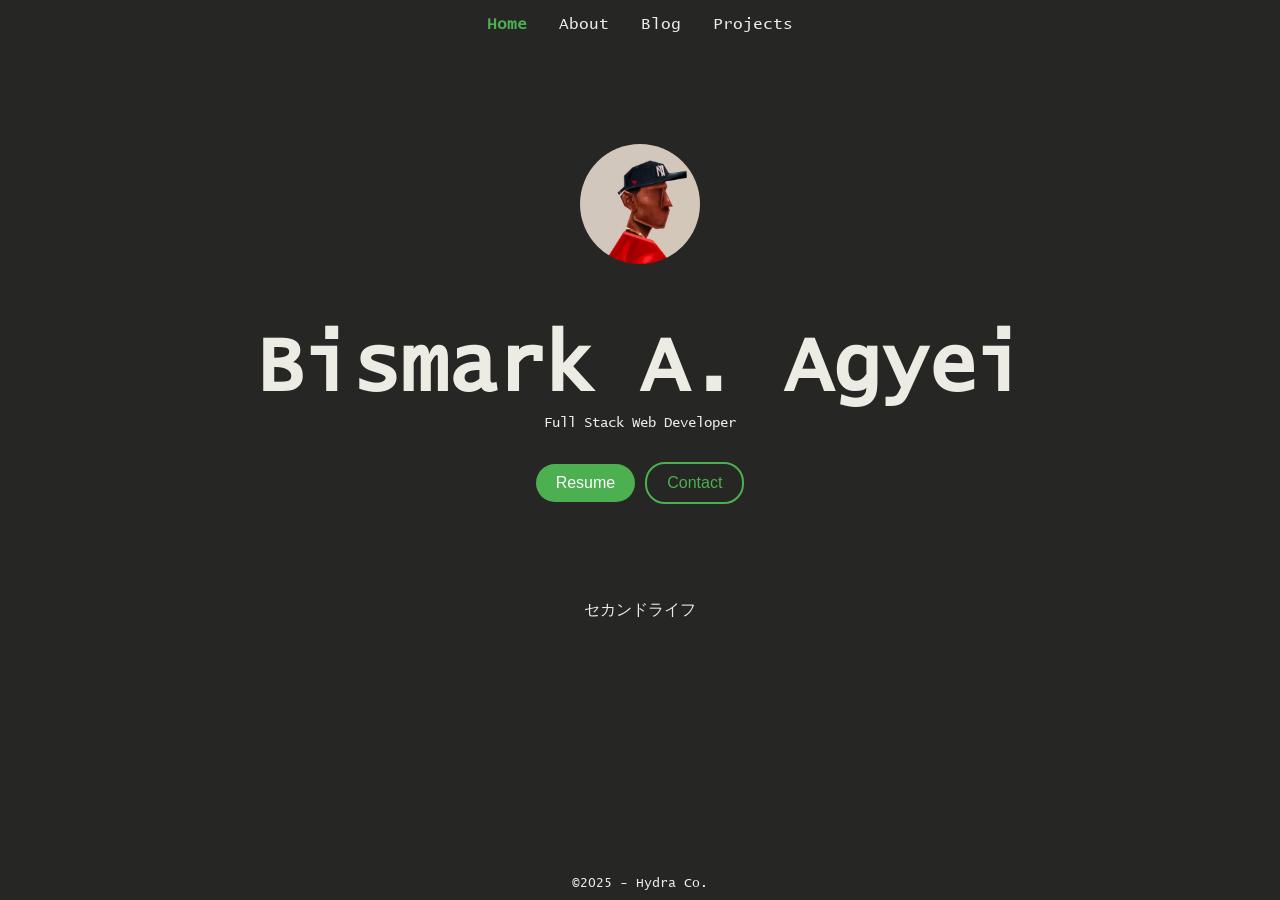
<file: index.html>
<!DOCTYPE html>
<html lang="en">
<head>
    <meta charset="UTF-8">
    <meta name="viewport" content="width=device-width, initial-scale=1.0">
    <link rel="stylesheet" href="css/main.css">
    <script src="js/main.js"></script>
    <link rel="icon" type="image/png" href="img/hydra.png">
    <title>Home: Bismark Agyei</title>
</head>
<body>
    <header class="header">
        <nav>
            <a class="nav_link active" href="index.html">Home</a>
            <a class="nav_link" href="about.html">About</a>
            <a class="nav_link" href="blog.html">Blog</a>
            <a class="nav_link" href="projects.html">Projects</a>
        </nav>
    </header>
    <figure class="parent">
        <img src="img/hoodie_cap.jpg" alt="profile_pic" class="profile_pic">
    </figure>
    <article class="artico">
        <h1 class="name">Bismark A. Agyei</h1>
        <p class="title">Full Stack Web Developer</p>
        <div class="btn-containter">
            <a href="assets/Bismark_Agyei_Gen._CV.pdf" target="_blank">
                <button class="btn-1">
                Resume
            </button>
            </a>
            <a href="/about.html#contact">
                <button class="btn-2">
                Contact
            </button>
            </a>
        </div>
        <a href="#" onclick="checkRiddle()" class="hide">セカンドライフ</a>
    </article>
    
    <footer>
        <p>©2025 - Hydra Co.</p>
    </footer>
    <script src="js/riddle.js"></script>
</body>
</html>
</file>
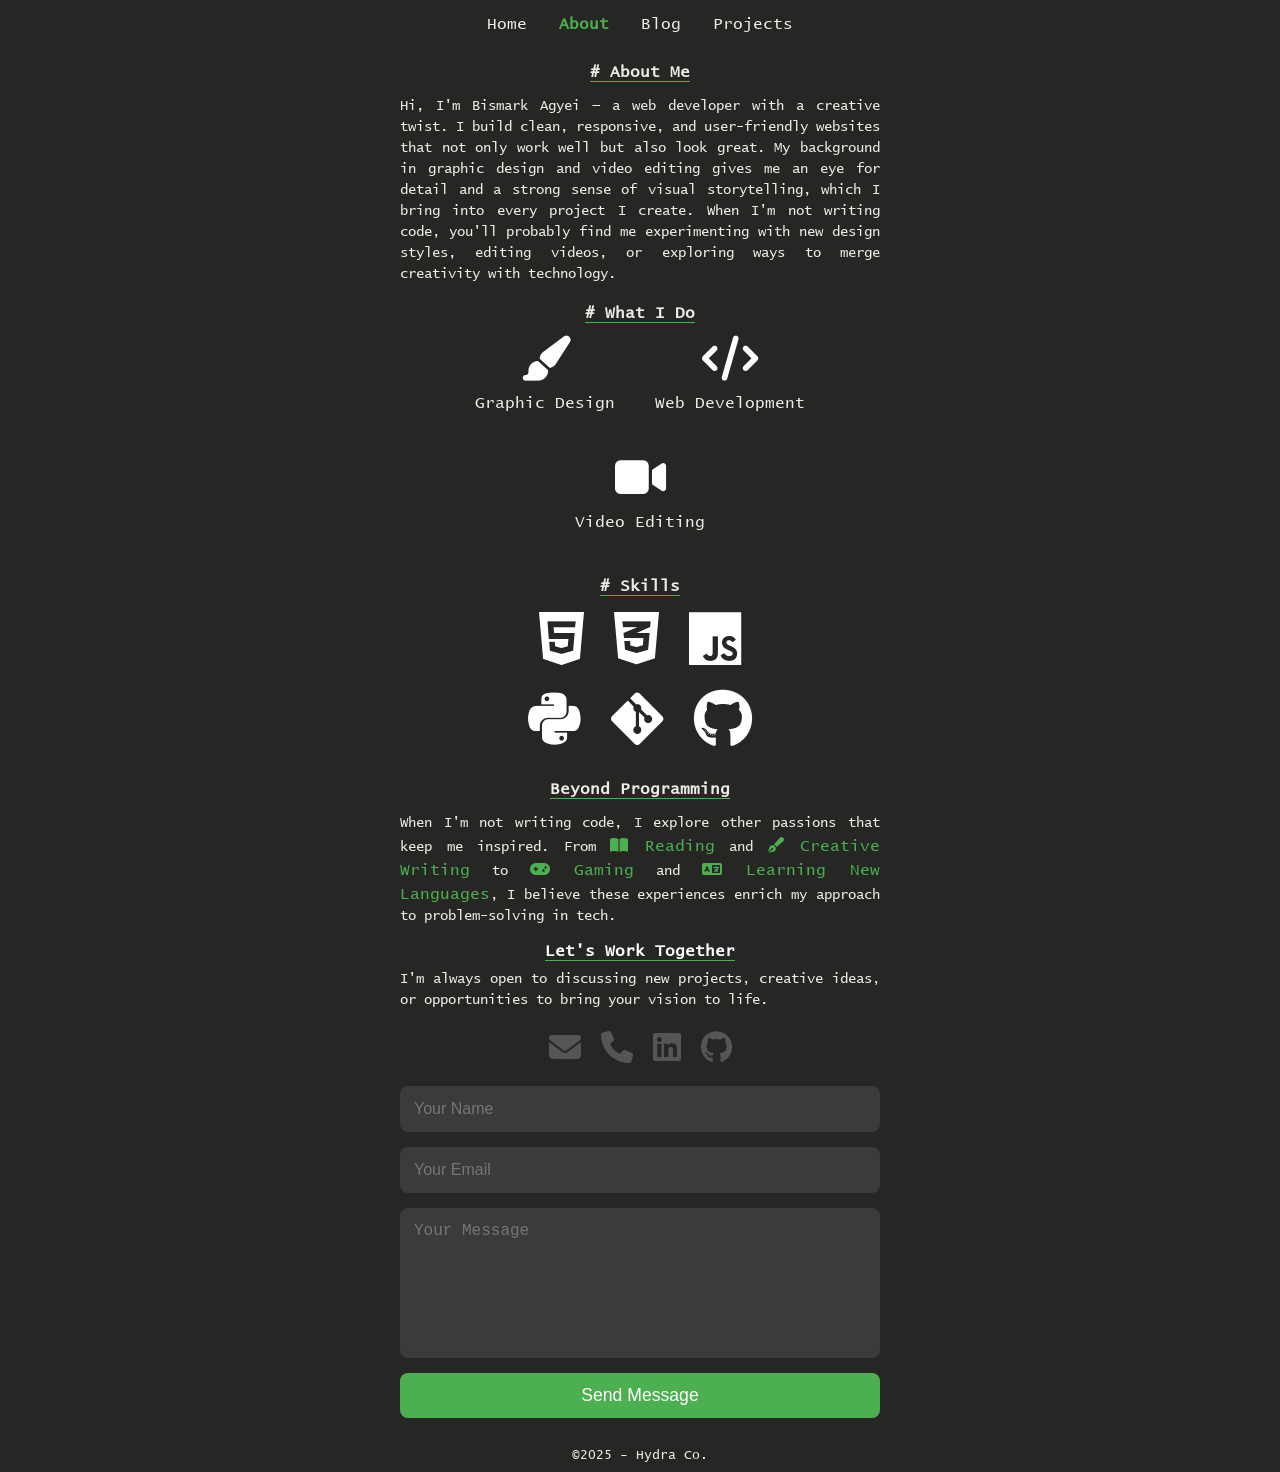
<file: about.html>
<!DOCTYPE html>
<html lang="en">
<head>
    <meta charset="UTF-8">
    <meta name="viewport" content="width=device-width, initial-scale=1.0">
    <link rel="stylesheet" href="https://cdnjs.cloudflare.com/ajax/libs/font-awesome/6.5.2/css/all.min.css">
    <link rel="stylesheet" href="css/about.css">
    <link rel="icon" type="image/png" href="img/hydra.png">
    <title>About: Bismark Agyei</title>
    <script src="js/main.js"></script>
</head>
<body>
    <header class="header">
        <nav>
            <a class="nav_link" href="index.html">Home</a>
            <a class="nav_link active" href="about.html">About</a>
            <a class="nav_link" href="blog.html">Blog</a>
            <a class="nav_link" href="projects.html">Projects</a>
        </nav>
    </header>
    <article>
        <h1># About Me</h1>
        <!-- <figure>
            <img class="kaizoku" src="img/kaizoku.png" alt="">
        </figure> -->
        <section class="about">
        <p class="about_me">
            <!-- This is the story of me, the guy who was able to skin lions alive. The defeater of the defeatist mentality.
            I am the one who was killed but came back to live and then never died again. In the beginning, there was I and no one else, until I got bored and brought everything forth into existence. You see me when you look at your brother. 
            Stare at me when you look into the sun. If there is no Sun, then there is no me. I am the Luminious DARKNESS. KALI. Hydra. -->
            Hi, I'm Bismark Agyei — a web developer with a creative twist. I build clean, responsive, and user-friendly websites that not only work well but also look great. My background in graphic design and video editing gives me an eye for detail and a strong sense of visual storytelling, which I bring into every project I create.
            When I'm not writing code, you'll probably find me experimenting with new design styles, editing videos, or exploring ways to merge creativity with technology.
        </p>
        </section>
        <section class="things_i_do">
            <section class="services">
                <h2> # What I Do</h2>
                <div class="service-icons">
                    <div class="service-item">
                    <i class="fa-solid fa-paintbrush" title="Graphic Design"></i>
                    <p>Graphic Design</p>
                    </div>
                    <div class="service-item">
                    <i class="fa-solid fa-code" title="Web Development"></i>
                    <p>Web Development</p>
                    </div>
                    <div class="service-item">
                    <i class="fa-solid fa-video" title="Video Editing"></i>
                    <p>Video Editing</p>
                    </div>
                </div>
            </section>
        </section>
        <h2 class="skillo"># Skills</h2>
        <section class="skills">
            <div class="skill-icons">
                <div class="row">
                    <i class="fa-brands fa-html5" title="HTML5"></i>
                    <i class="fa-brands fa-css3-alt" title="CSS3"></i>
                    <i class="fa-brands fa-js" title="JavaScript"></i>
                </div>
                <div class="row">
                    <i class="fa-brands fa-python" title="Python"></i>
                    <i class="fa-brands fa-git-alt" title="Git"></i>
                    <i class="fa-brands fa-github" title="Github"></i>
                </div>
            </div>
        </section>
        <section id="beyond-programming">
            <h2>Beyond Programming</h2>
            <p>
                When I'm not writing code, I explore other passions that keep me inspired.
                From <span class="hobby"><i class="fa-solid fa-book-open"></i> Reading</span> 
                and <span class="hobby"><i class="fa-solid fa-pen-fancy"></i> Creative Writing</span> 
                to <span class="hobby"><i class="fa-solid fa-gamepad"></i> Gaming</span> 
                and <span class="hobby"><i class="fa-solid fa-language"></i> Learning New Languages</span>,
                I believe these experiences enrich my approach to problem-solving in tech.
            </p>
            <div class="beyond-row">
            </div>
        </section>
        <section id="contact">
            <h2>Let's Work Together</h2>
            <p>I'm always open to discussing new projects, creative ideas, or opportunities to bring your vision to life.</p>
            
            <div class="contact-links">
                <a href="mailto:iambismark38@gmail.com"><i class="fa-solid fa-envelope"></i></a>
                <a href="tel:+233551283848"><i class="fa-solid fa-phone"></i></a>
                <a href="https://linkedin.com/in/bismark-agyei/" target="_blank"><i class="fa-brands fa-linkedin"></i></a>
                <a href="https://github.com/kofimuad" target="_blank"><i class="fa-brands fa-github"></i></a>
            </div>
            
            <form action="https://formspree.io/f/xjkonbqq" method="POST">
                <input type="text" name="name" placeholder="Your Name" required>
                <input type="email" name="_replyto" placeholder="Your Email" required>
                <textarea name="message" placeholder="Your Message" required></textarea>
                <button type="submit">Send Message</button>
            </form>

            <p class="closing-line">Let's create something amazing together 🚀</p>
        </section>
    </article>
    <footer>
        <p>©2025 - Hydra Co.</p>
    </footer>
</body>
</html>
</file>
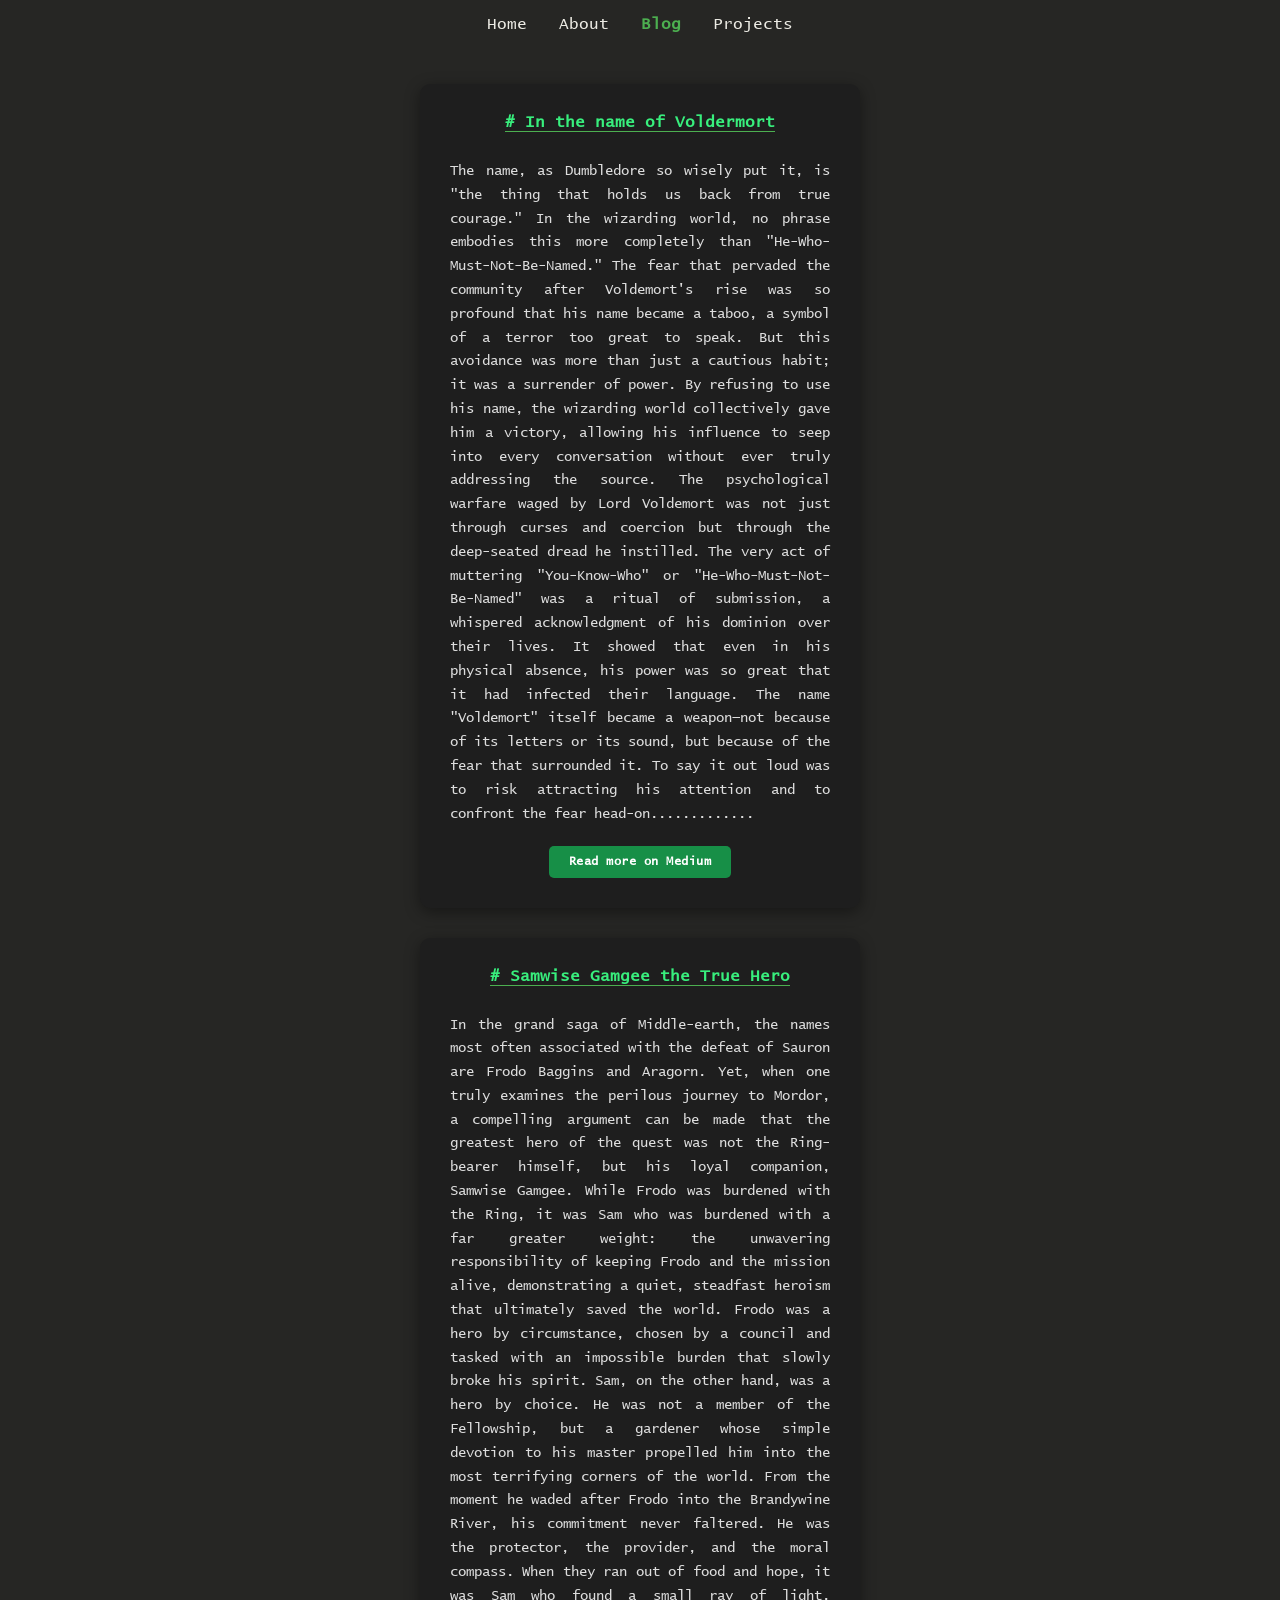
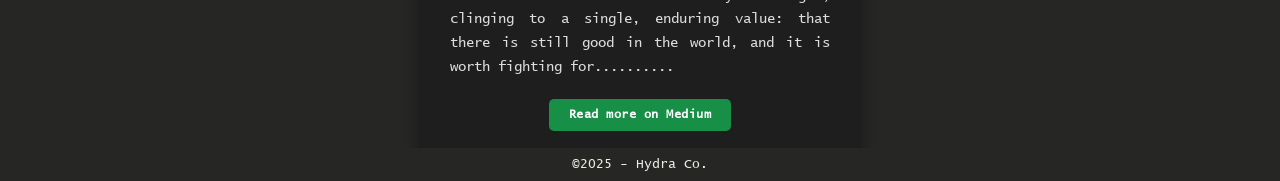
<file: blog.html>
<!DOCTYPE html>
<html lang="en">
<head>
    <meta charset="UTF-8">
    <meta name="viewport" content="width=device-width, initial-scale=1.0">
    <link rel="stylesheet" href="css/about.css">
    <link rel="stylesheet" href="css/blog.css">
    <link rel="icon" type="image/png" href="img/hydra.png">
    <title>Blog: Bismark Agyei</title>
</head>
<body class="blog-page">
    <header class="header">
        <nav>
            <a class="nav_link" href="index.html">Home</a>
            <a class="nav_link" href="about.html">About</a>
            <a class="nav_link active" href="blog.html">Blog</a>
            <a class="nav_link" href="projects.html">Projects</a>
        </nav>
    </header>
    <article>
        <div class="blog-post">
            <h2># In the name of Voldermort</h2>
        <p>
            The name, as Dumbledore so wisely put it, is "the thing that holds us back from true courage." In the wizarding world, no phrase embodies this more completely than "He-Who-Must-Not-Be-Named." The fear that pervaded the community after Voldemort's rise was so profound that his name became a taboo, a symbol of a terror too great to speak. But this avoidance was more than just a cautious habit; it was a surrender of power. By refusing to use his name, the wizarding world collectively gave him a victory, allowing his influence to seep into every conversation without ever truly addressing the source.

            The psychological warfare waged by Lord Voldemort was not just through curses and coercion but through the deep-seated dread he instilled. The very act of muttering "You-Know-Who" or "He-Who-Must-Not-Be-Named" was a ritual of submission, a whispered acknowledgment of his dominion over their lives. It showed that even in his physical absence, his power was so great that it had infected their language. The name "Voldemort" itself became a weapon—not because of its letters or its sound, but because of the fear that surrounded it. To say it out loud was to risk attracting his attention and to confront the fear head-on.............

            <!-- This is why the boldest characters in the series, from Harry Potter to Albus Dumbledore, insisted on saying his name. Their courage wasn't just in the act of fighting; it was in the simple, defiant utterance of "Voldemort." It was a rejection of the fear that had paralyzed so many. By speaking his name, they stripped it of its power and transformed it from a whispered threat into a symbol of the very evil they were fighting to defeat. They understood that you cannot defeat an enemy you are too afraid to even name. The first step in confronting the darkness is to bring it out of the shadows and into the light. -->
        </p>
        <a href="https://medium.com/@kofimuad" target="_blank" class="read-more-btn">Read more on Medium</a>
        </div>
        <div class="blog-post">
            <h2># Samwise Gamgee the True Hero</h2>
        <p>
            In the grand saga of Middle-earth, the names most often associated with the defeat of Sauron are Frodo Baggins and Aragorn. Yet, when one truly examines the perilous journey to Mordor, a compelling argument can be made that the greatest hero of the quest was not the Ring-bearer himself, but his loyal companion, Samwise Gamgee. While Frodo was burdened with the Ring, it was Sam who was burdened with a far greater weight: the unwavering responsibility of keeping Frodo and the mission alive, demonstrating a quiet, steadfast heroism that ultimately saved the world.

            Frodo was a hero by circumstance, chosen by a council and tasked with an impossible burden that slowly broke his spirit. Sam, on the other hand, was a hero by choice. He was not a member of the Fellowship, but a gardener whose simple devotion to his master propelled him into the most terrifying corners of the world. From the moment he waded after Frodo into the Brandywine River, his commitment never faltered. He was the protector, the provider, and the moral compass. When they ran out of food and hope, it was Sam who found a small ray of light, clinging to a single, enduring value: that there is still good in the world, and it is worth fighting for..........

            <!-- The truest test of character is not in the beginning of the journey, but at its end. In the volcanic heart of Mount Doom, the Ring's power became absolute, and Frodo's will finally shattered. He gave up, claiming the Ring for himself. It was in this pivotal moment that Sam's true heroism shone. He had carried the physical weight of Frodo's body up the mountain, and now he bore the moral weight of the quest. It was his desperate, final plea that pushed Frodo to the edge of the crack of doom, and it was his presence that allowed for the Ring's ultimate destruction. Frodo may have been the one who was meant to be there, but it was Sam who ensured the mission's completion.

            Ultimately, Frodo's courage was a fleeting force, but Sam's was a constant, powerful presence that carried them both to the end. His journey is a testament to the idea that self-sacrifice and loyalty can be a more profound form of bravery than any grand, predestined destiny. Samwise Gamgee, the humble gardener, was the light that guided the Ring-bearer through the darkest of shadows, proving himself to be not just a companion, but the true hero of the epic quest. -->
        </p>
        <a href="https://medium.com/@kofimuad" target="_blank" class="read-more-btn">Read more on Medium</a>
        </div>
    </article>
</body>
<footer>
        <p>©2025 - Hydra Co.</p>
    </footer>
</html>
</file>
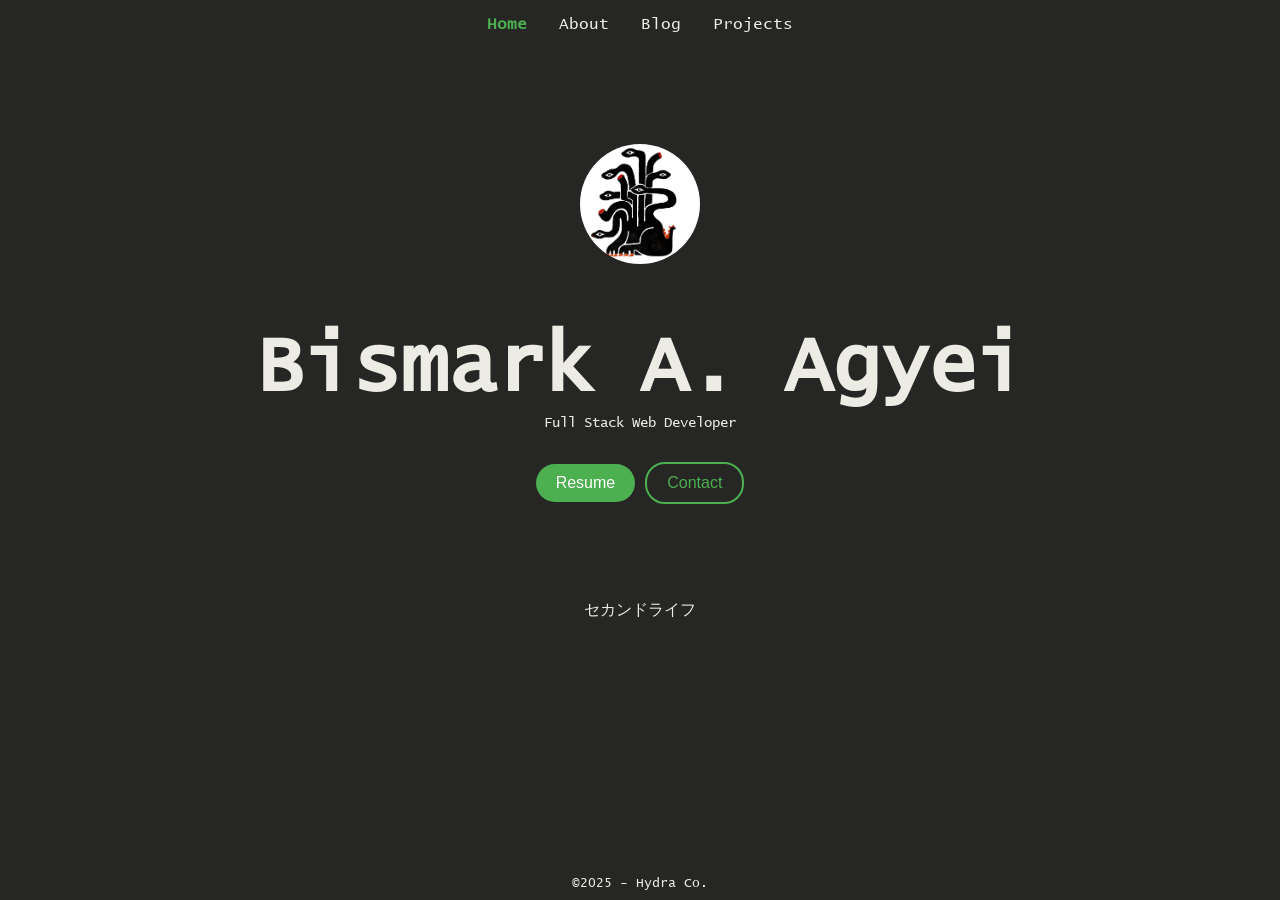
<file: main.html>
<!DOCTYPE html>
<html lang="en">
<head>
    <meta charset="UTF-8">
    <meta name="viewport" content="width=device-width, initial-scale=1.0">
    <link rel="stylesheet" href="css/main.css">
    <script src="js/main.js"></script>
    <link rel="icon" type="image/png" href="img/hydra.png">
    <title>Portfolio - Home: Bismark A. Agyei</title>
</head>
<body>
    <header class="header">
        <nav>
            <a class="nav_link active" href="main.html">Home</a>
            <a class="nav_link" href="about.html">About</a>
            <a class="nav_link" href="blog.html">Blog</a>
            <a class="nav_link" href="projects.html">Projects</a>
        </nav>
    </header>
    <figure class="parent">
        <img src="img/profile_again-alt2.png" alt="profile_pic" class="profile_pic">
    </figure>
    <article class="artico">
        <h1 class="name">Bismark A. Agyei</h1>
        <p class="title">Full Stack Web Developer</p>
        <div class="btn-containter">
            <a href="assets/Bismark_Agyei_Gen._CV.pdf" target="_blank">
                <button class="btn-1">
                Resume
            </button>
            </a>
            <a href="/about.html#contact">
                <button class="btn-2">
                Contact
            </button>
            </a>
        </div>
        <a href="#" onclick="checkRiddle()" class="hide">セカンドライフ</a>
    </article>

    <footer>
        <p>©2025 - Hydra Co.</p>
    </footer>
    <script src="js/riddle.js"></script>
</body>
</html>
</file>
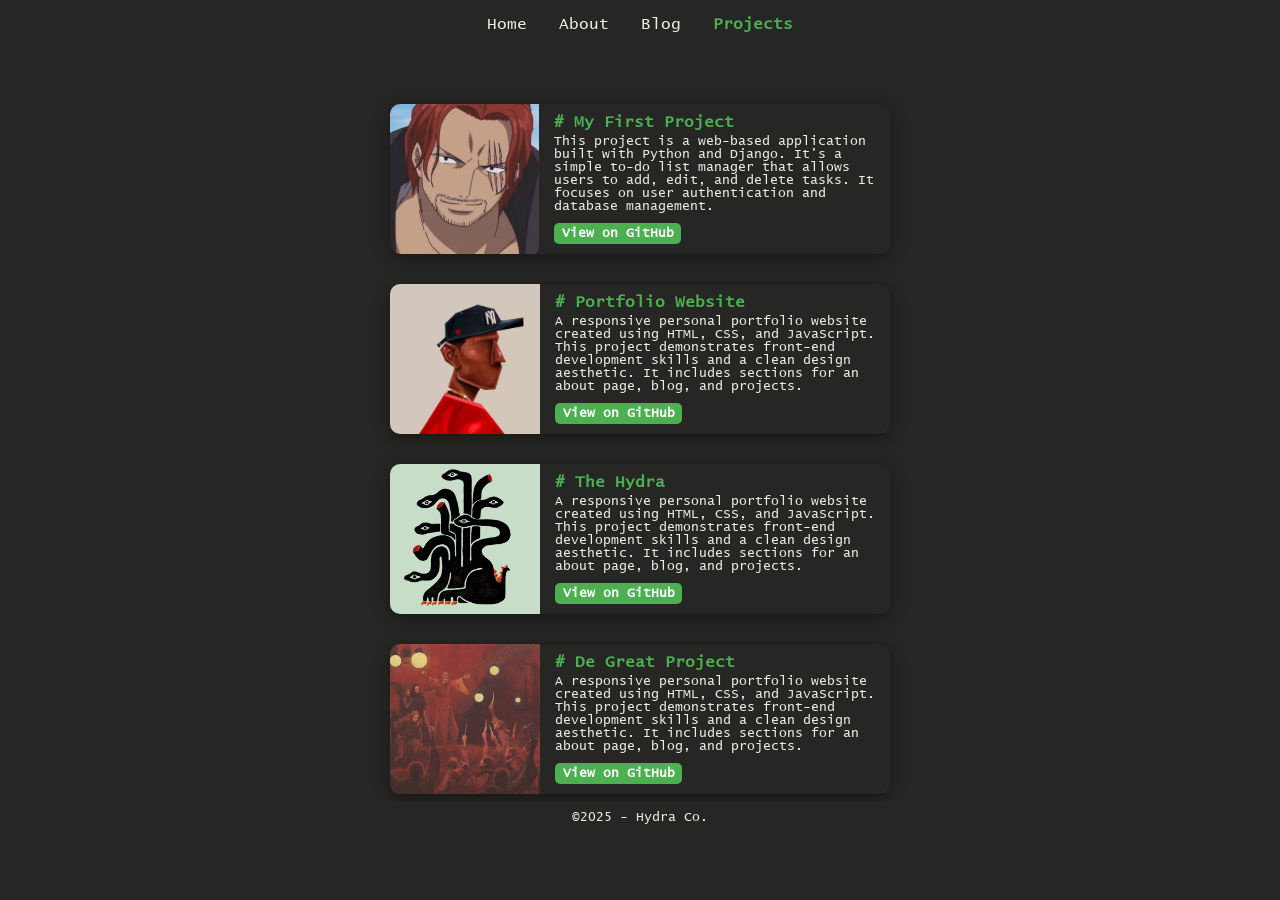
<file: projects.html>
<!DOCTYPE html>
<html lang="en">
<head>
    <meta charset="UTF-8">
    <meta name="viewport" content="width=device-width, initial-scale=1.0">
    <link rel="stylesheet" href="css/about.css">
    <link rel="stylesheet" href="css/projects.css">
    <link rel="icon" type="image/png" href="img/hydra.png">
    <title>Projects: Bismark Agyei</title>
</head>
<body>
    <header class="header">
        <nav>
            <a class="nav_link" href="index.html">Home</a>
            <a class="nav_link" href="about.html">About</a>
            <a class="nav_link" href="blog.html">Blog</a>
            <a class="nav_link active" href="projects.html">Projects</a>
        </nav>
    </header>
    <main class="projects-container">
        <div class="project-bubble">
            <img src="img/kaizoku.png" alt="Project 1 Image" class="project-image">
            <div class="project-content">
                <h3># My First Project</h3>
                <p>This project is a web-based application built with Python and Django. It's a simple to-do list manager that allows users to add, edit, and delete tasks. It focuses on user authentication and database management.</p>
                <a href="https://github.com/your-github-username/my-first-project" class="github-link">
                    View on GitHub
                </a>
            </div>
        </div>

        <div class="project-bubble">
            <img src="img/hoodie_cap.jpg" alt="Project 2 Image" class="project-image">
            <div class="project-content">
                <h3># Portfolio Website</h3>
                <p>A responsive personal portfolio website created using HTML, CSS, and JavaScript. This project demonstrates front-end development skills and a clean design aesthetic. It includes sections for an about page, blog, and projects.</p>
                <a href="https://github.com/your-github-username/portfolio-website" class="github-link">
                    View on GitHub
                </a>
            </div>
        </div>

        <div class="project-bubble">
            <img src="img/profile_again-alt.png" alt="Project 2 Image" class="project-image">
            <div class="project-content">
                <h3># The Hydra</h3>
                <p>A responsive personal portfolio website created using HTML, CSS, and JavaScript. This project demonstrates front-end development skills and a clean design aesthetic. It includes sections for an about page, blog, and projects.</p>
                <a href="https://github.com/your-github-username/portfolio-website" class="github-link">
                    View on GitHub
                </a>
            </div>
        </div>
        <div class="project-bubble">
            <img src="img/one_project.jpg" alt="Project 2 Image" class="project-image">
            <div class="project-content">
                <h3># De Great Project</h3>
                <p>A responsive personal portfolio website created using HTML, CSS, and JavaScript. This project demonstrates front-end development skills and a clean design aesthetic. It includes sections for an about page, blog, and projects.</p>
                <a href="https://github.com/your-github-username/portfolio-website" class="github-link">
                    View on GitHub
                </a>
            </div>
        </div>
        </main>
        <footer>
            <p>©2025 - Hydra Co.</p>
        </footer>
</body>
</html>
</file>
<file: css/main.css>
/* Reset & Base Styles */
* {
    margin: 0;
    padding: 0;
    box-sizing: border-box;
}

@font-face {
    font-family: 'Lucida';
    src: url('../assets/lucida-console/lucon.ttf') format('truetype');
}

html, body {
  margin: 0;
  padding: 0;
  /* height: 100%; */
  background-color: #262624; /* dark background to match your site */
}

body {
    background-color: #262624;
    font-family: 'Lucida', sans-serif;
    color: #ECEBE4;
}

/* Navigation */
nav {
    margin-top: 1rem;
    display: flex;
    justify-content: center;
    gap: 2rem;
    margin-bottom: 2rem;
}

nav a {
    position: relative;
    text-decoration: none;
    color: inherit;
    font-weight: 500;
    color: #ECEBE4;
}

nav a.active {
  color: #4CAF50; /* active page */
  font-weight: bold; /* optional */
}

nav a::after {
  content: "";
  position: absolute;
  left: 50%;                /* Start from the middle */
  bottom: 0;
  width: 0;
  height: 2px;
  background-color: #4CAF50;
  transition: all 0.3s ease;
  transform: translateX(-50%);
}

nav a:hover::after {
  width: 100%;              /* Expand to full width */
}

/* nav a:hover {
    text-decoration: underline;
} */

.parent {
    display: flex;
    justify-content: center;
}

/* Profile Section */
.profile_pic {
    width: 120px;
    height: 120px;
    border-radius: 50%;
    object-position: 90% 10%;
    object-fit: cover;
    margin-top: 5rem;
    margin-bottom: 3rem;
}

.artico {
    margin-top: 1rem;
    display: flex;
    align-items: center;
    flex-direction: column;
}

a {
  text-decoration: none;
}

footer {
    position: absolute;
    bottom: 0;
    left: 0;
    width: 100%;
    background: #262624;
    color: #ECEBE4;
    text-align: center;
    font-size: 13px;
    padding: 10px;
}

.hide {
    position: relative;
    text-decoration: none;
    margin-top: 6rem;
    color: #ECEBE4;
}

.hide::after {
  content: "";
  position: absolute;
  left: 50%;
  top: 50%;              /* Position vertically middle */
  width: 0;
  height: 2px;           /* Thickness of the strike line */
  background-color: #4CAF50;
  transform: translate(-50%, -50%);
  transition: width 0.3s ease;
}

.hide:hover::after {
  width: 100%;
}

/* .hide:hover {
    text-decoration: line-through;
} */

.name {
    font-size: 5rem;
    margin-bottom: 0.5rem;
}

.title {
    margin-bottom: 2rem;
    font-size: 0.85rem;
}

.btn-1 {
  background-color: #4CAF50;   
  color: white;         
  padding: 10px 20px;
  border: none;  
  border-radius: 20px;
  cursor: pointer;
  font-size: 16px;
  transition: background-color 0.3s ease;
}

.btn-1:hover {
  background-color: #125202;
}

.btn-2 {
  background-color: transparent;
  color: #4CAF50;
  padding: 10px 20px;
  border: 2px solid #4CAF50;
  border-radius: 20px;
  cursor: pointer;
  font-size: 16px;
  transition: background-color 0.3s ease, color 0.3s ease;
}

.btn-2:hover {
  background-color: #4CAF50;
  color: white;
}

@media (max-width: 768px) {
    .header {
        text-align: center;
    }
    nav {
        flex-direction: row;
        gap: 1rem;
        margin-bottom: 1rem;
    }
    .profile_pic {
        margin-top: 2rem;
        margin-bottom: 2rem;
        width: 120px;
        height: 120px;
    }
    .name {
        font-size: 2.5rem; /* Smaller font size for mobile */
    }
    .title {
        font-size: 0.9rem;
    }
    .btn-containter {
        flex-direction: column;
        gap: 1rem;
    }
    .btn-1, .btn-2 {
        width: 80%; /* Adjust button width for mobile */
        max-width: 250px;
    }
    .hide {
        margin-top: 3rem;
    }
    /*
     * Correcting the footer position. Using absolute positioning
     * can cause it to overlap content on smaller screens.
     */
    footer {
        position: static;
        margin-top: 3rem; /* Add space between content and footer */
    }
}

/* Tablet Devices (769px to 1024px) */
@media (min-width: 769px) and (max-width: 1024px) {
    .profile_pic {
        width: 180px;
        height: 180px;
    }
    .name {
        font-size: 4rem;
    }
    .btn-containter {
        flex-direction: row;
        gap: 2rem;
    }
}

/* Desktop Devices (1025px and up) */
@media (min-width: 1025px) {
    /* .profile_pic {
        margin-top: 5rem;
        width: 200px;
        height: 200px; */
    /* }
    .name {
        font-size: 5rem;
    } */
    /* .btn-containter {
        flex-direction: row;
        gap: 2rem;
    } */
    /*You can add more specific desktop styles here if needed */
}
</file>
<file: css/about.css>
/* Reset & Base Styles */
* {
    margin: 0;
    padding: 0;
    box-sizing: border-box;
}

@font-face {
    font-family: 'Lucida';
    src: url('../assets/lucida-console/lucon.ttf') format('truetype');
}

html, body {
  margin: 0;
  padding: 0;
  /* height: 100%; */
  background-color: #262624; /* dark background to match your site */
}

body {
  background-color: #262624;
  font-family: 'Lucida', sans-serif;
  color: #ECEBE4;
  position: relative;
}

/* Navigation */
nav {
  margin-top: 1rem;
  display: flex;
  justify-content: center;
  gap: 2rem;
  margin-bottom: 2rem;
}

nav a {
    position: relative;
    text-decoration: none;
    color: inherit;
    font-weight: 500;
    color: #ECEBE4;
}

nav a.active {
  color: #4CAF50; /* active page */
  font-weight: bold; /* optional */
}

nav a::after {
  content: "";
  position: absolute;
  left: 50%;                /* Start from the middle */
  bottom: 0;
  width: 0;
  height: 2px;
  background-color: #4CAF50;
  transition: all 0.3s ease;
  transform: translateX(-50%);
}

nav a:hover::after {
  width: 100%;              /* Expand to full width */
}

article {
  font-size: 14px;
  display: flex;
  flex-direction: column;
  align-items: center;
  margin-left: 25rem;
  margin-right: 25rem;
}

article h1 {
  margin-bottom: 1rem;
  font-size: 1rem;
  text-decoration: underline;
  text-decoration-color: #4CAF50;
  text-underline-offset: 4px;
}

article p {
  text-align: justify;
  line-height: 1.5;
}

h2 {
  text-decoration: underline;
  text-decoration-color: #4CAF50;
  text-underline-offset: 4px;
}

.skillo {
  margin-top: 1.5rem;
  margin-bottom: 0;
  font-size: 1rem;
}

.skills {
  text-align: center;
  margin-bottom: 1rem;
  /* padding: 20px; */
}

.skill-icons {
  display: flex;
  justify-content: center;
  gap: 30px;
  margin-top: 15px;
}

.skill-icons i {
  font-size: 60px;
  color: #fff;
  transition: transform 0.3s ease, color 0.3s ease;
  cursor: pointer;
}

.skill-icons {
  display: flex;
  flex-direction: column; /* stack rows vertically */
  gap: 20px; /* space between rows */
  align-items: center; /* center the rows horizontally */
}

.skill-icons .row {
  display: flex;
  gap: 30px;
}

/* Hover effect - scale up slightly */
.skill-icons i:hover {
  transform: scale(1.2);
  color: #4CAF50; /* optional: change color on hover */
}

/* Optional bounce effect instead */
/* .skill-icons i:hover {
  animation: bounce 0.5s;
  color: #ff5722;
} */

@keyframes bounce {
  0%, 100% { transform: translateY(0); }
  50% { transform: translateY(-8px); }
}

.services {
  text-align: center;
  padding: 20px;
}

.service-icons {
  display: flex;
  justify-content: center;
  gap: 40px;
  margin-top: 15px;
  flex-wrap: wrap; /* makes it responsive on small screens */
}

.service-item {
  display: flex;
  flex-direction: column;
  align-items: center;
}

.service-item i {
  font-size: 45px;
  color: #fff;
  transition: transform 0.3s ease, color 0.3s ease;
  cursor: pointer;
}

.service-item p {
  margin-top: 10px;
  font-size: 16px;
  font-weight: 500;
}

.service-item i:hover {
  transform: scale(1.2);
  color: #4CAF50;
}

.services h2 {
  font-size: 1rem;
}

footer {
  position: absolute;
  bottom: 0;
  width: 100%;
  background: #262624;
  color: #ECEBE4;
  text-align: center;
  font-size: 13px;
  padding: 10px;
}

.kaizoku {
  border-radius: 50%;
  height: 150px;
  width: auto;
}

#beyond-programming {
  display: flex;
  flex-direction: column;
  align-items: center;
}

#beyond-programming h2 {
  font-size: 1rem;
  padding: 1rem;
}

#beyond-programming .hobby {
  font-size: 1rem;
  color: #4CAF50;
  transition: transform 0.3s ease, color 0.3s ease;
  cursor: pointer;
}

#contact {
  text-align: center;
  margin-top: 1rem;
  /* padding: 60px 20px; */
  background: #262624; /* light neutral background */
}

#contact h2 {
  font-size: 1rem;
  margin-bottom: 10px;
  color: #fff;
}

#contact .contact-intro {
  font-size: 1.1rem;
  color: #555;
  margin-bottom: 30px;
}

/* Contact Icons */
.contact-links {
  display: flex;
  justify-content: center;
  gap: 20px;
  margin-top: 20px;
  margin-bottom: 20px;
}

.contact-links a {
  font-size: 2rem;
  color: #555;
  transition: transform 0.3s ease, color 0.3s ease;
}

.contact-links a:hover {
  color: #4CAF50; /* highlight green (match your site accent) */
  transform: scale(1.2);
}

/* Contact Form */
form {
  max-width: 500px;
  margin: 0 auto;
  display: flex;
  flex-direction: column;
  gap: 15px;
}

form input,
form textarea {
  width: 100%;
  padding: 12px;
  background-color: #3b3b3b;
  font-size: 1rem;
  border: 2px solid #3b3b3b;;
  border-radius: 8px;
  outline: none;
  transition: border-color 0.3s ease;

}

form input:focus,
form textarea:focus {
  border-color: #4CAF50;
}

form textarea {
  resize: none;
  height: 150px;
}

form button {
  padding: 12px;
  font-size: 1.1rem;
  background: #4CAF50;
  color: white;
  border: none;
  border-radius: 8px;
  cursor: pointer;
  transition: background 0.3s ease, transform 0.3s ease;
}

form button:hover {
  background: #45a049;
  transform: scale(1.05);
}

/* Closing Line */
.closing-line {
  text-align: center;
  margin-top: 30px;
  font-size: 1rem;
  color: #fff
}
</file>
<file: css/blog.css>
/* Container for all blog posts */
article {
    display: flex;
    flex-direction: column;
    align-items: center;
    gap: 30px;
    padding: 20px;
}

/* Individual blog post bubble */
.blog-post {
    display: flex;
    flex-direction: column;
    align-items: center;
    background-color: #1e1e1e;
    border-radius: 10px;
    padding: 30px;
    box-shadow: 0 4px 15px rgba(0, 0, 0, 0.4);
    /* box-shadow: 0 4px 15px #4caf4f3e; */
    max-width: 1000px;
    width: 100%;
    /* border: 0.2px solid #4CAF50; */
    transition: transform 0.3s ease, box-shadow 0.3s ease;
}

.blog-post:hover {
    transform: translateY(-5px);
    box-shadow: 0 8px 25px rgba(0, 0, 0, 0.5);
}

.blog-post h2 {
    color: #38ef7d;  
    /* color: #ecece4; */
    font-size: 1rem;
    text-align: center;
    /* border-bottom: 2px solid #333; */
    padding-bottom: 10px;
    margin-bottom: 20px;
}

.blog-post p {
    font-size: 14px;
    color: #ddd;   ;
    margin-bottom: 20px;
    line-height: 1.7; 
    text-align: justify;
    margin-bottom: 1.2rem;
}

/* Read More Button */
.read-more-btn {
    display: inline-block;
    padding: 10px 20px;
    background-color: #178f47;
    color: #fff;
    text-decoration: none;
    border-radius: 5px;
    font-weight: bold;
    letter-spacing: 0.5px;
    font-size: 12px;
    transition: background-color 0.3s ease, transform 0.2s ease;
}

.read-more-btn:hover {
    background-color: #4CAF50;
    transform: scale(1.05);
}

.read-more-btn:active {
    transform: scale(0.98);
}

/* body {
    margin: 0;
} */
</file>
<file: css/projects.css>
/* Main projects container */
.projects-container {
    display: flex;
    flex-direction: column; /* Stacks the bubbles vertically */
    align-items: center; /* Centers the bubbles on the page */
    gap: 30px; /* Space between each bubble */
    padding: 40px 20px;
}

/* Individual project bubble */
.project-bubble {
    background-color: #262624;
    border-radius: 10px;
    box-shadow: 0 4px 15px rgba(0, 0, 0, 0.4);
    width: 500px; 
    max-width: 90%;
    overflow: hidden;
    height: 150px;
    display: flex;
    flex-direction: row;
    align-items: center;
    
    /* border: 1px solid #333; */
    transition: transform 0.3s ease, box-shadow 0.3s ease;
}

.project-bubble:hover {
    transform: translateY(-5px);
    box-shadow: 0 8px 25px rgba(0, 0, 0, 0.5);
    cursor: pointer;
}

.project-image {
    width: 150px; /* Fixed width for the image */
    height: 100%;
    object-fit: cover;
}

.project-content {
    /* Reduced padding to fit into the smaller space */
    padding: 15px;
    flex-grow: 1;
    display: flex;
    flex-direction: column;
    justify-content: space-between;
    text-align: left;
}

.project-content h3 {
    /* Adjusted font size and margins */
    margin-top: 0;
    margin-bottom: 5px;
    font-size: 1rem;
    color: #4CAF50;
}

.project-content p {
    /* Adjusted font size and margins */
    margin-bottom: 10px;
    color: #ecece4;
    font-size: 0.8rem;
    flex-grow: 1;
    
    /* max-height: 55px;
    overflow: hidden;
    text-overflow: ellipsis;
    white-space: nowrap; */
}

.github-link {
    display: inline-block;
    /* Adjusted padding and font size for a smaller button */
    padding: 4px 7.5px;
    background-color: #4CAF50;
    color: #fff;
    text-decoration: none;
    border-radius: 5px;
    font-weight: bold;
    font-size: 0.8em;
    transition: background-color 0.3s ease, transform 0.2s ease;
    align-self: flex-start;
}

.github-link:hover {
    background-color: #386b39;
    transform: scale(1.05);
}
</file>
